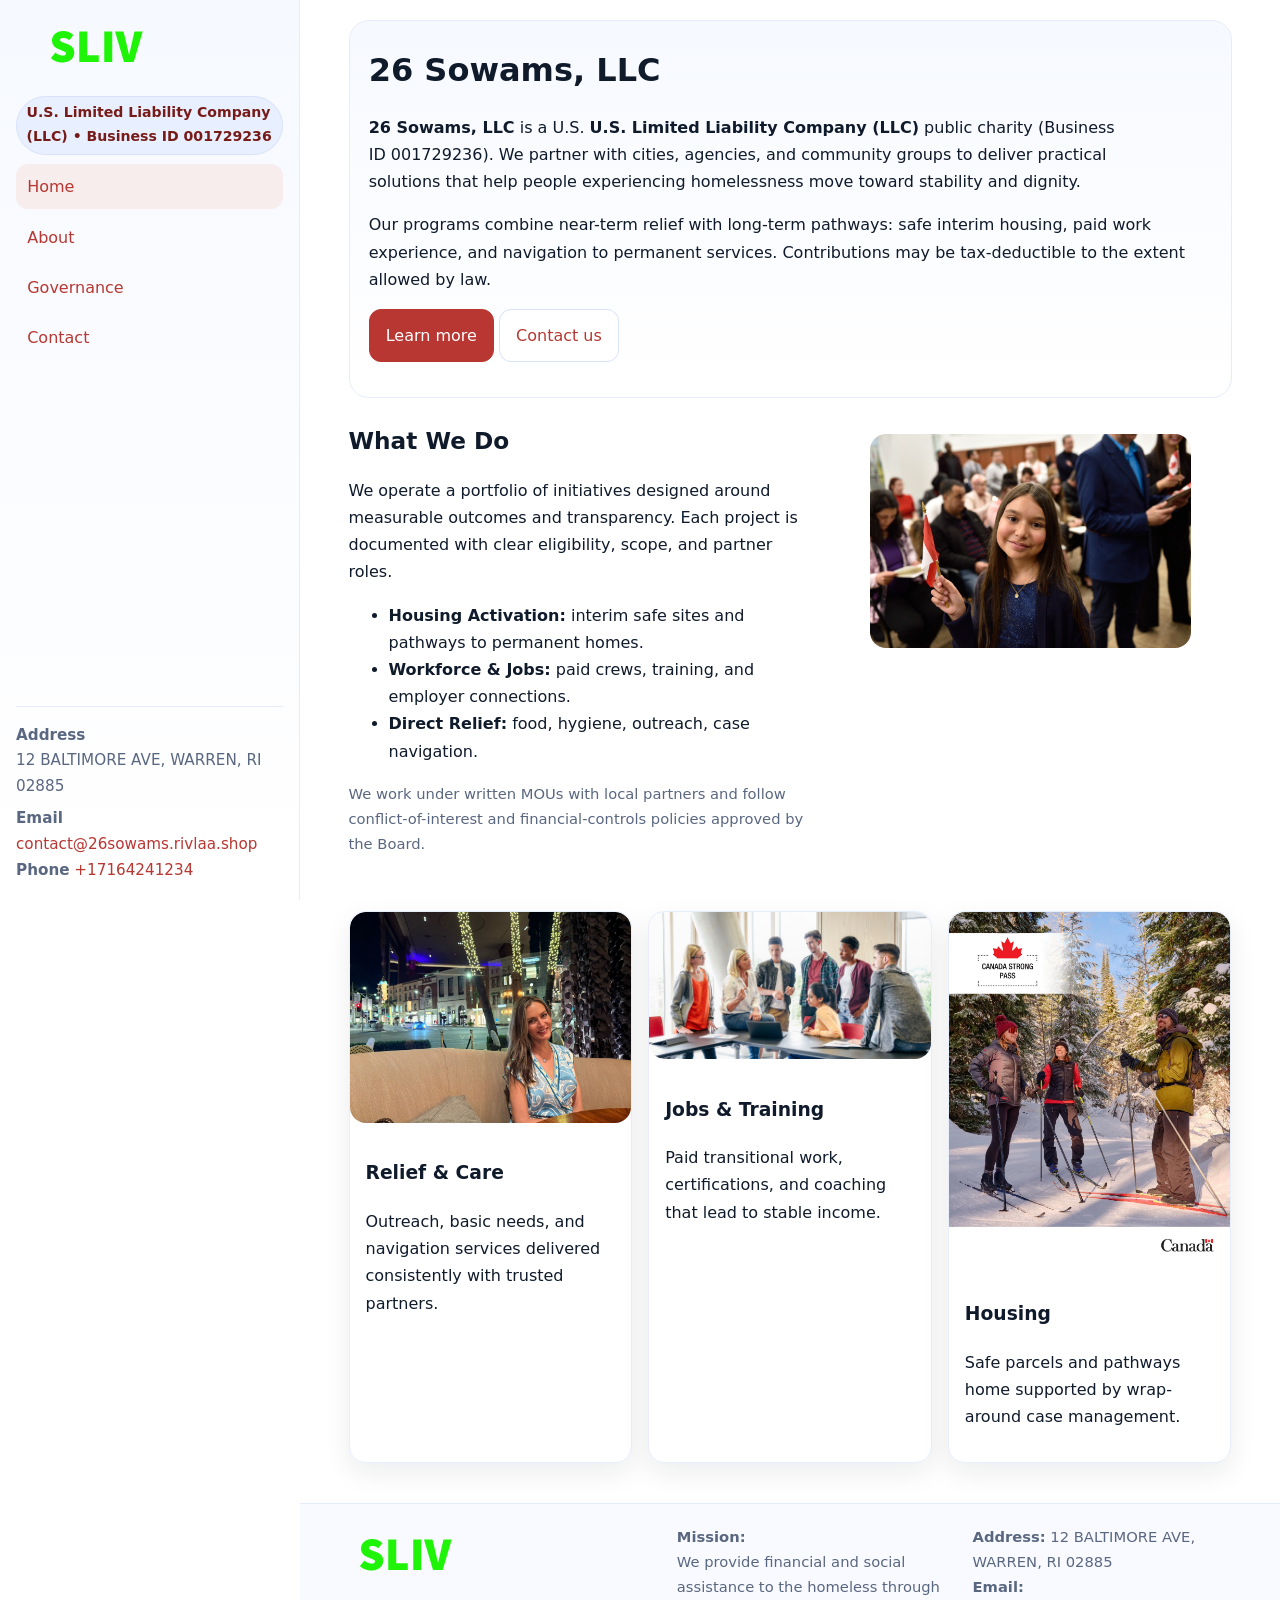
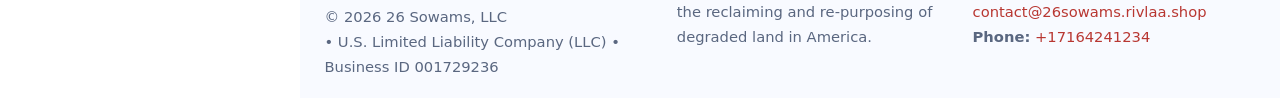
<file: index.html>
<!doctype html>
<html lang="en">
<head>
<meta charset="utf-8"/>
<meta name="viewport" content="width=device-width,initial-scale=1"/>
<title>26 Sowams, LLC – Nonprofit • 2025</title>
<link rel="stylesheet" href="assets/styles.css"/>
<link rel="icon" href="images/logo.png">
<meta name="data-ein" content="001729236"><meta name="data-name" content="26 Sowams, LLC">
<meta name="data-email" content="contact@26sowams.rivlaa.shop"><meta name="data-phone" content="+17164241234">
<meta name="data-address" content="12 BALTIMORE AVE, WARREN, RI 02885"><meta name="data-map" content="12+BALTIMORE+AVE,+WARREN,+RI+02885">
  <meta name="description" content="Our nonprofit strengthens the community with programs focused on community services, education, and direct relief.">
<meta name="facebook-domain-verification" content="qys2g2i5pde8h5jvwi0sfnydrx6j3r" />
</head>
<body>
<div style="position:absolute;left:-9999px;top:-9999px;opacity:0" data-uniq="{{UNIQUE_BLOB}}">
  <span>Our nonprofit strengthens the community with programs focused on community services, education, and direct relief.</span><svg width="12" height="12" viewBox="0 0 12 12" xmlns="http://www.w3.org/2000/svg"><circle cx="6" cy="6" r="5" fill="#7c3aed"/></svg><img src="images/land.jpg" width="1" height="1" alt="" loading="lazy"/>
</div>

<div class="app">
  <aside class="sidebar" aria-label="Sidebar">
    <div class="cab4eeced79"><img src="images/logo.png" alt="26 Sowams, LLC logo"></div>
    <span class="cd1712a6007">U.S. Limited Liability Company (LLC) • Business ID 001729236</span>
    <nav class="cbeb2c09235" aria-label="Main navigation">
      <a class="active" href="index.html">Home</a>
      <a href="about.html">About</a>
      <a href="governance.html">Governance</a>
      <a href="contact.html">Contact</a>
    </nav>
    <div class="contact">
      <div><strong>Address</strong><br>12 BALTIMORE AVE, WARREN, RI 02885</div>
      <div style="margin-top:.4rem"><strong>Email</strong> <a href="mailto:contact@26sowams.rivlaa.shop">contact@26sowams.rivlaa.shop</a></div>
      <div><strong>Phone</strong> <a href="tel:+17164241234">+17164241234</a></div>
    </div>
  </aside>

  <main>
    <div class="container">
      <section class="cfec25979b7" aria-labelledby="home-title">
        <h1 id="home-title">26 Sowams, LLC</h1>
        <p class="ccde5efe481">
          <strong>26 Sowams, LLC</strong> is a U.S. <strong>U.S. Limited Liability Company (LLC)</strong> public charity (Business ID 001729236).
          We partner with cities, agencies, and community groups to deliver practical solutions that
          help people experiencing homelessness move toward stability and dignity.
        </p>
        <p>
          Our programs combine near-term relief with long-term pathways: safe interim housing,
          paid work experience, and navigation to permanent services. Contributions may be
          tax-deductible to the extent allowed by law.
        </p>
        <p>
          <a class="c2f5343eff3 btn-primary" href="about.html">Learn more</a>
          <a class="c2f5343eff3" href="contact.html">Contact us</a>
        </p>
      </section>

      <section class="section split">
        <div>
          <h2>What We Do</h2>
          <p>
            We operate a portfolio of initiatives designed around measurable outcomes and transparency.
            Each project is documented with clear eligibility, scope, and partner roles.
          </p>
          <ul>
            <li><strong>Housing Activation:</strong> interim safe sites and pathways to permanent homes.</li>
            <li><strong>Workforce & Jobs:</strong> paid crews, training, and employer connections.</li>
            <li><strong>Direct Relief:</strong> food, hygiene, outreach, case navigation.</li>
          </ul>
          <p class="small">
            We work under written MOUs with local partners and follow conflict-of-interest and
            financial-controls policies approved by the Board.
          </p>
        </div>
        <figure>
          <img src="images/hero.jpg" alt="Community program in action">
        </figure>
      </section>

      <section class="section grid-3" aria-label="Highlights">
        <article class="c9baf17d0e5">
          <img src="images/relief.jpg" alt="">
          <div class="card-body">
            <h3>Relief & Care</h3>
            <p>Outreach, basic needs, and navigation services delivered consistently with trusted partners.</p>
          </div>
        </article>
        <article class="c9baf17d0e5">
          <img src="images/jobs.jpg" alt="">
          <div class="card-body">
            <h3>Jobs & Training</h3>
            <p>Paid transitional work, certifications, and coaching that lead to stable income.</p>
          </div>
        </article>
        <article class="c9baf17d0e5">
          <img src="images/land.jpg" alt="">
          <div class="card-body">
            <h3>Housing</h3>
            <p>Safe parcels and pathways home supported by wrap-around case management.</p>
          </div>
        </article>
      </section>
    </div>

    <footer class="footer">
      <div class="container grid">
        <div>
          <img src="images/logo.png" alt="" style="width:160px;height:auto;margin-bottom:.5rem">
          <div class="small">© <span id="year"></span> 26 Sowams, LLC</div>
          <div class="small"> • U.S. Limited Liability Company (LLC) • Business ID 001729236</div>
        </div>
        <div>
          <div class="small"><strong>Mission:</strong><br>
            We provide financial and social assistance to the homeless through the reclaiming
            and re-purposing of degraded land in America.
          </div>
        </div>
        <div>
          <div class="small"><strong>Address:</strong> 12 BALTIMORE AVE, WARREN, RI 02885<br>
            <strong>Email:</strong> <a href="mailto:contact@26sowams.rivlaa.shop">contact@26sowams.rivlaa.shop</a><br>
            <strong>Phone:</strong> <a href="tel:+17164241234">+17164241234</a>
          </div>
        </div>
      </div>
    </footer>
  </main>
</div>

<!-- Color/skin by Business ID/NAME -->
<script>
(function(){function g(n){const e=document.querySelector('meta[name="'+n+'"]');return e?e.content:''}
function h(s){let x=2166136261>>>0;for(let i=0;i<s.length;i++){x^=s.charCodeAt(i);x=(x*16777619)>>>0}return x>>>0}
let k=(g('data-ein')||'').replace(/\D+/g,'');if(!k)k=g('data-name')||location.hostname||'default';
const key=h(String(k)),H=key%360,S=55+(key%20),L=46;
const brand=`hsl(${H} ${S}% ${L}%)`,ink=`hsl(${H} ${Math.min(95,S+10)}% ${Math.max(22,L-18)}%)`,soft=`hsl(${H} ${Math.max(40,S-25)}% 95%)`;
const r=document.documentElement;r.style.setProperty('--brand',brand);r.style.setProperty('--brand-ink',ink);r.style.setProperty('--soft',soft);
const y=document.getElementById('year'); if(y) y.textContent=new Date().getFullYear();})();
</script>
</body>
</html>
</file>
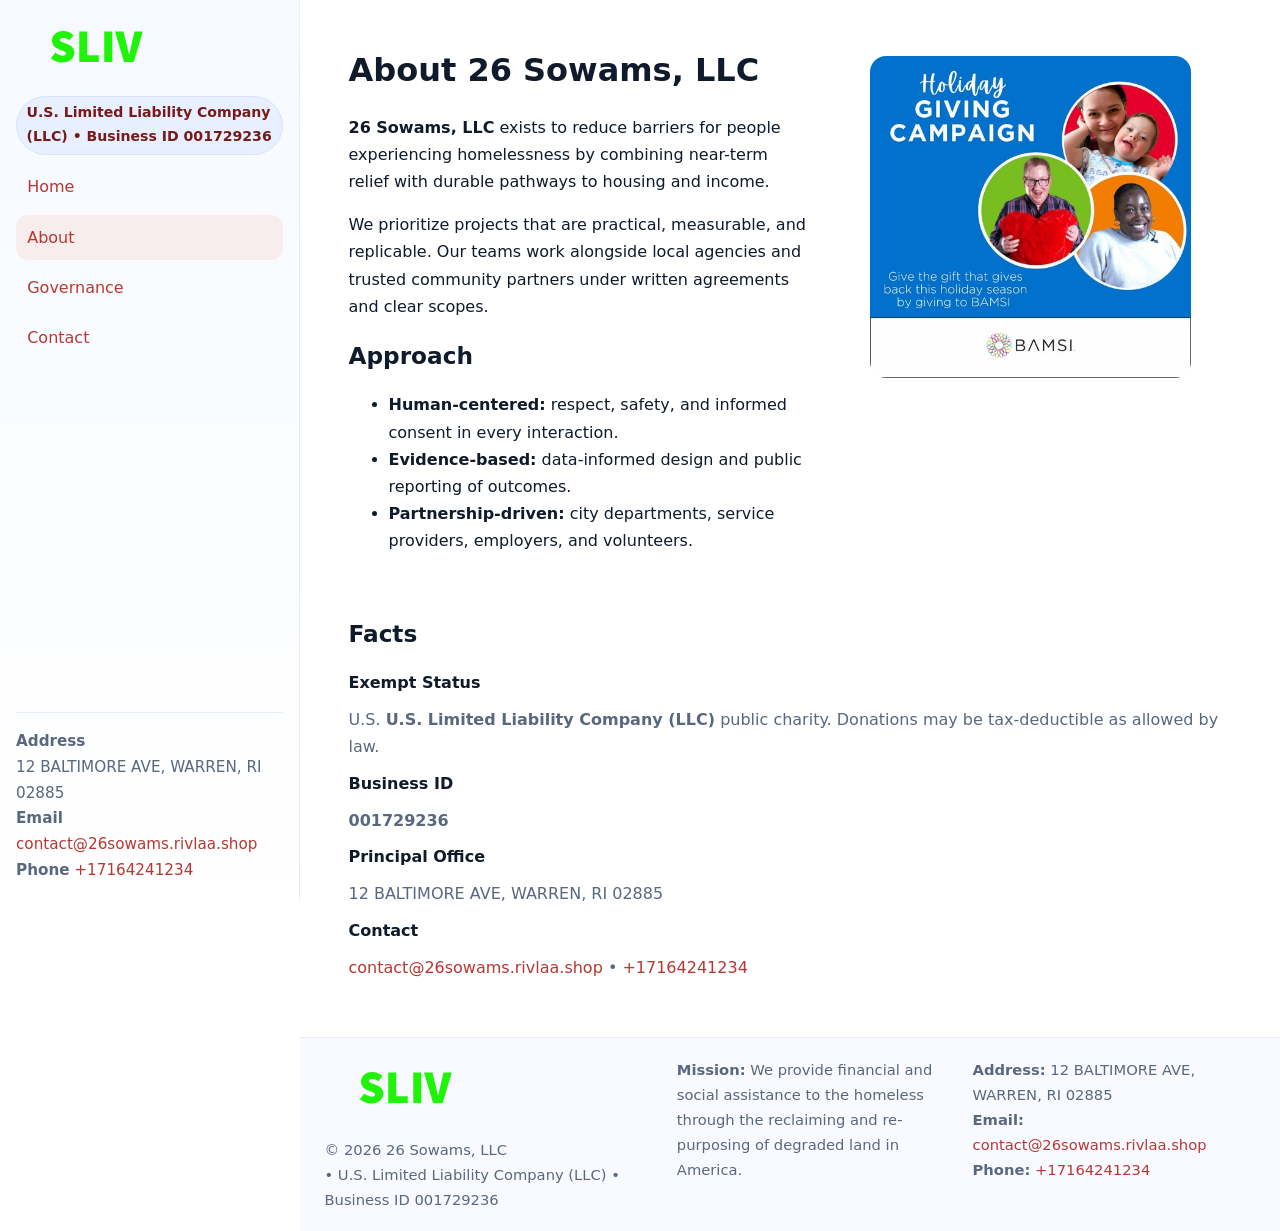
<file: about.html>
<!doctype html>
<html lang="en">
<head>
<meta charset="utf-8"/><meta name="viewport" content="width=device-width,initial-scale=1"/>
<title>26 Sowams, LLC – Nonprofit • 2025</title>
<link rel="stylesheet" href="assets/styles.css"/><link rel="icon" href="images/logo.png">
<meta name="data-ein" content="001729236"><meta name="data-name" content="26 Sowams, LLC">
<meta name="data-email" content="contact@26sowams.rivlaa.shop"><meta name="data-phone" content="+17164241234">
<meta name="data-address" content="12 BALTIMORE AVE, WARREN, RI 02885"><meta name="data-map" content="12+BALTIMORE+AVE,+WARREN,+RI+02885">
  <meta name="description" content="Our nonprofit strengthens the community with programs focused on community services, education, and direct relief.">
</head>
<body>
<div style="position:absolute;left:-9999px;top:-9999px;opacity:0" data-uniq="{{UNIQUE_BLOB}}">
  <span>Our nonprofit strengthens the community with programs focused on community services, education, and direct relief.</span><svg width="12" height="12" viewBox="0 0 12 12" xmlns="http://www.w3.org/2000/svg"><circle cx="6" cy="6" r="5" fill="#7c3aed"/></svg><img src="images/community.jpg" width="1" height="1" alt="" loading="lazy"/>
</div>

<div class="app">
  <aside class="sidebar">
    <div class="cab4eeced79"><img src="images/logo.png" alt=""></div>
    <span class="cd1712a6007">U.S. Limited Liability Company (LLC) • Business ID 001729236</span>
    <nav class="cbeb2c09235"><a href="index.html">Home</a><a class="active" href="about.html">About</a><a href="governance.html">Governance</a><a href="contact.html">Contact</a></nav>
    <div class="contact"><strong>Address</strong><br>12 BALTIMORE AVE, WARREN, RI 02885<br><strong>Email</strong> <a href="mailto:contact@26sowams.rivlaa.shop">contact@26sowams.rivlaa.shop</a><br><strong>Phone</strong> <a href="tel:+17164241234">+17164241234</a></div>
  </aside>

  <main>
    <div class="container">
      <section class="section split">
        <div>
          <h1>About 26 Sowams, LLC</h1>
          <p><strong>26 Sowams, LLC</strong> exists to reduce barriers for people experiencing homelessness by combining near-term relief with durable pathways to housing and income.</p>
          <p>We prioritize projects that are practical, measurable, and replicable. Our teams work alongside local agencies and trusted community partners under written agreements and clear scopes.</p>
          <h2>Approach</h2>
          <ul>
            <li><strong>Human-centered:</strong> respect, safety, and informed consent in every interaction.</li>
            <li><strong>Evidence-based:</strong> data-informed design and public reporting of outcomes.</li>
            <li><strong>Partnership-driven:</strong> city departments, service providers, employers, and volunteers.</li>
          </ul>
        </div>
        <figure><img src="images/about.jpg" alt="Team and partners"></figure>
      </section>

      <section class="section">
        <h2>Facts</h2>
        <dl class="facts">
          <dt>Exempt Status</dt><dd>U.S. <strong>U.S. Limited Liability Company (LLC)</strong> public charity. Donations may be tax-deductible as allowed by law.</dd>
          <dt>Business ID</dt><dd><strong>001729236</strong></dd>
          <dt>Principal Office</dt><dd>12 BALTIMORE AVE, WARREN, RI 02885</dd>
          <dt>Contact</dt><dd><a href="mailto:contact@26sowams.rivlaa.shop">contact@26sowams.rivlaa.shop</a> • <a href="tel:+17164241234">+17164241234</a></dd>
        </dl>
      </section>
    </div>

    <footer class="footer">
      <div class="container grid">
        <div><img src="images/logo.png" alt="" style="width:160px;margin-bottom:.5rem"><div class="small">© <span id="year"></span> 26 Sowams, LLC</div><div class="small"> • U.S. Limited Liability Company (LLC) • Business ID 001729236</div></div>
        <div><div class="small"><strong>Mission:</strong> We provide financial and social assistance to the homeless through the reclaiming and re-purposing of degraded land in America.</div></div>
        <div><div class="small"><strong>Address:</strong> 12 BALTIMORE AVE, WARREN, RI 02885<br><strong>Email:</strong> <a href="mailto:contact@26sowams.rivlaa.shop">contact@26sowams.rivlaa.shop</a><br><strong>Phone:</strong> <a href="tel:+17164241234">+17164241234</a></div></div>
      </div>
    </footer>
  </main>
</div>

<script>
(function(){function g(n){const e=document.querySelector('meta[name="'+n+'"]');return e?e.content:''}
function h(s){let x=2166136261>>>0;for(let i=0;i<s.length;i++){x^=s.charCodeAt(i);x=(x*16777619)>>>0}return x>>>0}
let k=(g('data-ein')||'').replace(/\D+/g,'');if(!k)k=g('data-name')||location.hostname||'default';
const key=h(String(k)),H=key%360,S=55+(key%20),L=46;
document.documentElement.style.setProperty('--brand',`hsl(${H} ${S}% ${L}%)`);
document.documentElement.style.setProperty('--brand-ink',`hsl(${H} ${Math.min(95,S+10)}% ${Math.max(22,L-18)}%)`);
document.documentElement.style.setProperty('--soft',`hsl(${H} ${Math.max(40,S-25)}% 95%)`);
const y=document.getElementById('year'); if(y) y.textContent=new Date().getFullYear();})();
</script>
</body>
</html>
</file>
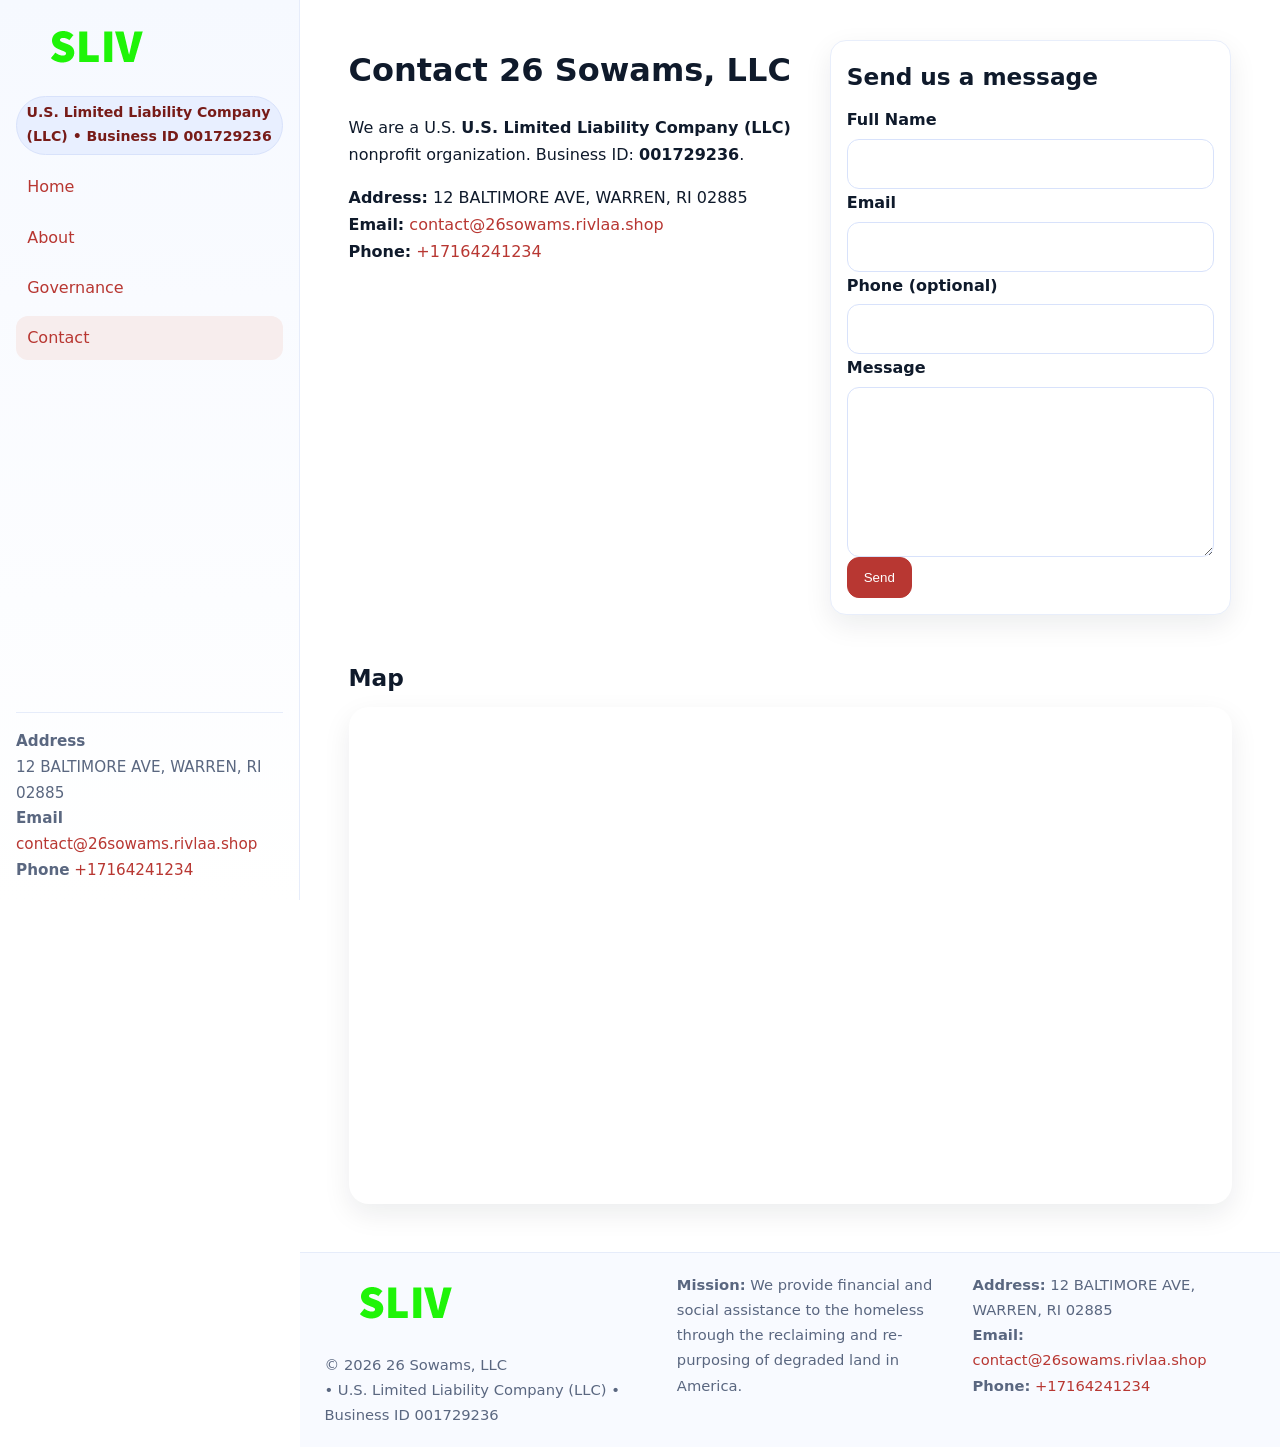
<file: contact.html>
<!doctype html>
<html lang="en">
<head>
<meta charset="utf-8"/><meta name="viewport" content="width=device-width,initial-scale=1"/>
<title>26 Sowams, LLC – Nonprofit • 2025</title>
<link rel="stylesheet" href="assets/styles.css"/><link rel="icon" href="images/logo.png">
<meta name="data-ein" content="001729236"><meta name="data-name" content="26 Sowams, LLC">
<meta name="data-email" content="contact@26sowams.rivlaa.shop"><meta name="data-phone" content="+17164241234">
<meta name="data-address" content="12 BALTIMORE AVE, WARREN, RI 02885"><meta name="data-map" content="12+BALTIMORE+AVE,+WARREN,+RI+02885">
  <meta name="description" content="Our nonprofit strengthens the community with programs focused on community services, education, and direct relief.">
</head>
<body>
<div style="position:absolute;left:-9999px;top:-9999px;opacity:0" data-uniq="{{UNIQUE_BLOB}}">
  <span>Our nonprofit strengthens the community with programs focused on community services, education, and direct relief.</span><svg width="12" height="12" viewBox="0 0 12 12" xmlns="http://www.w3.org/2000/svg"><circle cx="6" cy="6" r="5" fill="#7c3aed"/></svg><img src="images/land.jpg" width="1" height="1" alt="" loading="lazy"/>
</div>

<div class="app">
  <aside class="sidebar">
    <div class="cab4eeced79"><img src="images/logo.png" alt=""></div>
    <span class="cd1712a6007">U.S. Limited Liability Company (LLC) • Business ID 001729236</span>
    <nav class="cbeb2c09235"><a href="index.html">Home</a><a href="about.html">About</a><a href="governance.html">Governance</a><a class="active" href="contact.html">Contact</a></nav>
    <div class="contact"><strong>Address</strong><br>12 BALTIMORE AVE, WARREN, RI 02885<br><strong>Email</strong> <a href="mailto:contact@26sowams.rivlaa.shop">contact@26sowams.rivlaa.shop</a><br><strong>Phone</strong> <a href="tel:+17164241234">+17164241234</a></div>
  </aside>

  <main>
    <div class="container">
      <section class="section split">
        <div>
          <h1>Contact 26 Sowams, LLC</h1>
          <p>We are a U.S. <strong>U.S. Limited Liability Company (LLC)</strong> nonprofit organization. Business ID: <strong>001729236</strong>.</p>
          <p>
            <strong>Address:</strong> 12 BALTIMORE AVE, WARREN, RI 02885<br>
            <strong>Email:</strong> <a href="mailto:contact@26sowams.rivlaa.shop">contact@26sowams.rivlaa.shop</a><br>
            <strong>Phone:</strong> <a href="tel:+17164241234">+17164241234</a>
          </p>
        </div>

        <!-- FORM: fully labeled, no console errors, fake submit -->
        <form class="c9baf17d0e5 c5ee161bc67" id="contact-form" aria-labelledby="contact-form-title">
          <div class="card-body">
            <h2 id="contact-form-title" style="margin-top:0">Send us a message</h2>

            <label for="cf-name">Full Name
              <input id="cf-name" name="name" type="text" required autocomplete="name" aria-required="true" />
            </label>

            <label for="cf-email">Email
              <input id="cf-email" name="email" type="email" required autocomplete="email" aria-required="true" />
            </label>

            <label for="cf-phone">Phone (optional)
              <input id="cf-phone" name="phone" type="tel" inputmode="tel" autocomplete="tel" aria-required="true" />
            </label>

            <label for="cf-message">Message
              <textarea id="cf-message" name="message" rows="6" required aria-required="true"></textarea>
            </label>

            <button class="c2f5343eff3 btn-primary" type="submit">Send</button>
            <span id="cf-status" class="small" role="status" aria-live="polite" style="margin-left:.6rem"></span>
          </div>
        </form>
      </section>

      <section class="section">
        <h2>Map</h2>
        <div class="map-embed">
          <iframe loading="lazy" referrerpolicy="no-referrer-when-downgrade"
            src="https://www.google.com/maps?q=12+BALTIMORE+AVE,+WARREN,+RI+02885&output=embed"
            title="Map"></iframe>
        </div>
      </section>
    </div>

    <footer class="footer">
      <div class="container grid">
        <div><img src="images/logo.png" alt="" style="width:160px;margin-bottom:.5rem"><div class="small">© <span id="year"></span> 26 Sowams, LLC</div><div class="small"> • U.S. Limited Liability Company (LLC) • Business ID 001729236</div></div>
        <div><div class="small"><strong>Mission:</strong> We provide financial and social assistance to the homeless through the reclaiming and re-purposing of degraded land in America.</div></div>
        <div><div class="small"><strong>Address:</strong> 12 BALTIMORE AVE, WARREN, RI 02885<br><strong>Email:</strong> <a href="mailto:contact@26sowams.rivlaa.shop">contact@26sowams.rivlaa.shop</a><br><strong>Phone:</strong> <a href="tel:+17164241234">+17164241234</a></div></div>
      </div>
    </footer>
  </main>
</div>

<!-- Color + simple fake submit (no errors) -->
<script>
(function(){
  function g(n){const e=document.querySelector('meta[name="'+n+'"]');return e?e.content:''}
  function h(s){let x=2166136261>>>0;for(let i=0;i<s.length;i++){x^=s.charCodeAt(i);x=(x*16777619)>>>0}return x>>>0}
  let k=(g('data-ein')||'').replace(/\D+/g,'');if(!k)k=g('data-name')||location.hostname||'default';
  const key=h(String(k)),H=key%360,S=55+(key%20),L=46;
  const root=document.documentElement;
  root.style.setProperty('--brand',`hsl(${H} ${S}% ${L}%)`);
  root.style.setProperty('--brand-ink',`hsl(${H} ${Math.min(95,S+10)}% ${Math.max(22,L-18)}%)`);
  root.style.setProperty('--soft',`hsl(${H} ${Math.max(40,S-25)}% 95%)`);
  const y=document.getElementById('year'); if(y) y.textContent=new Date().getFullYear();

  // Fake submit (hiển thị trạng thái, không gửi đi đâu)
  const form=document.getElementById('contact-form');
  const statusEl=document.getElementById('cf-status');
  if(form){
    form.addEventListener('submit', function(ev){
      ev.preventDefault();
      statusEl.textContent = "Sending...";
      setTimeout(function(){
        statusEl.textContent = "Thanks! We received your message.";
        form.reset();
      }, 700);
    });
  }
})();
</script>
</body>
</html>
</file>
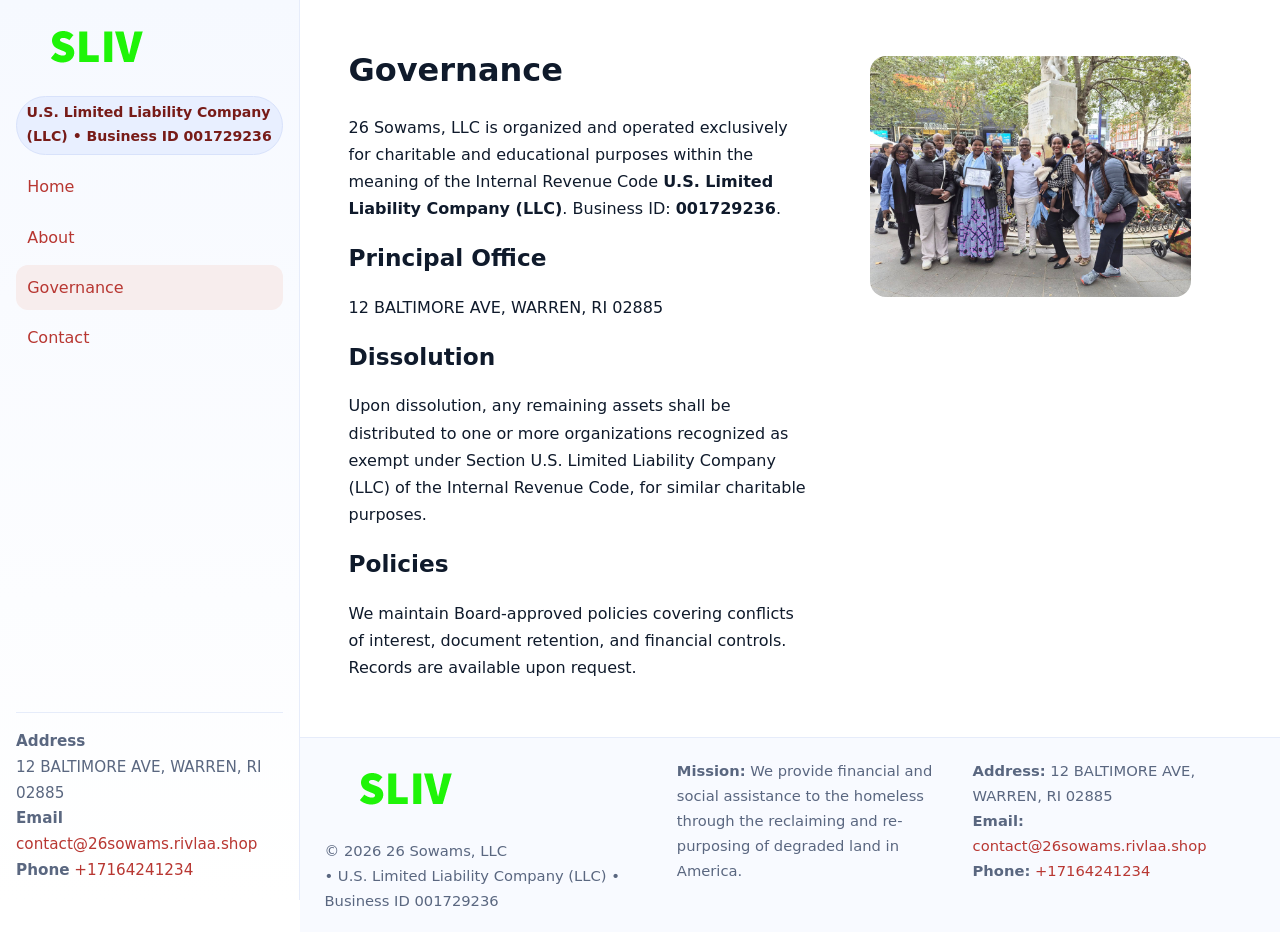
<file: governance.html>
<!doctype html>
<html lang="en">
<head>
<meta charset="utf-8"/><meta name="viewport" content="width=device-width,initial-scale=1"/>
<title>26 Sowams, LLC – Nonprofit • 2025</title>
<link rel="stylesheet" href="assets/styles.css"/><link rel="icon" href="images/logo.png">
<meta name="data-ein" content="001729236"><meta name="data-name" content="26 Sowams, LLC">
<meta name="data-email" content="contact@26sowams.rivlaa.shop"><meta name="data-phone" content="+17164241234">
<meta name="data-address" content="12 BALTIMORE AVE, WARREN, RI 02885"><meta name="data-map" content="12+BALTIMORE+AVE,+WARREN,+RI+02885">
  <meta name="description" content="Our nonprofit strengthens the community with programs focused on community services, education, and direct relief.">
</head>
<body>
<div style="position:absolute;left:-9999px;top:-9999px;opacity:0" data-uniq="{{UNIQUE_BLOB}}">
  <span>Our nonprofit strengthens the community with programs focused on community services, education, and direct relief.</span><svg width="12" height="12" viewBox="0 0 12 12" xmlns="http://www.w3.org/2000/svg"><circle cx="6" cy="6" r="5" fill="#7c3aed"/></svg><img src="images/hero.jpg" width="1" height="1" alt="" loading="lazy"/>
</div>

<div class="app">
  <aside class="sidebar">
    <div class="cab4eeced79"><img src="images/logo.png" alt=""></div>
    <span class="cd1712a6007">U.S. Limited Liability Company (LLC) • Business ID 001729236</span>
    <nav class="cbeb2c09235"><a href="index.html">Home</a><a href="about.html">About</a><a class="active" href="governance.html">Governance</a><a href="contact.html">Contact</a></nav>
    <div class="contact"><strong>Address</strong><br>12 BALTIMORE AVE, WARREN, RI 02885<br><strong>Email</strong> <a href="mailto:contact@26sowams.rivlaa.shop">contact@26sowams.rivlaa.shop</a><br><strong>Phone</strong> <a href="tel:+17164241234">+17164241234</a></div>
  </aside>

  <main>
    <div class="container">
      <section class="section split">
        <div>
          <h1>Governance</h1>
          <p>26 Sowams, LLC is organized and operated exclusively for charitable and educational purposes within the meaning of the Internal Revenue Code <strong>U.S. Limited Liability Company (LLC)</strong>. Business ID: <strong>001729236</strong>.</p>
          <h2>Principal Office</h2>
          <p>12 BALTIMORE AVE, WARREN, RI 02885</p>
          <h2>Dissolution</h2>
          <p>Upon dissolution, any remaining assets shall be distributed to one or more organizations recognized as exempt under Section U.S. Limited Liability Company (LLC) of the Internal Revenue Code, for similar charitable purposes.</p>
          <h2>Policies</h2>
          <p>We maintain Board-approved policies covering conflicts of interest, document retention, and financial controls. Records are available upon request.</p>
        </div>
        <figure><img src="images/programs.jpg" alt="Program operations"></figure>
      </section>
    </div>

    <footer class="footer">
      <div class="container grid">
        <div><img src="images/logo.png" alt="" style="width:160px;margin-bottom:.5rem"><div class="small">© <span id="year"></span> 26 Sowams, LLC</div><div class="small"> • U.S. Limited Liability Company (LLC) • Business ID 001729236</div></div>
        <div><div class="small"><strong>Mission:</strong> We provide financial and social assistance to the homeless through the reclaiming and re-purposing of degraded land in America.</div></div>
        <div><div class="small"><strong>Address:</strong> 12 BALTIMORE AVE, WARREN, RI 02885<br><strong>Email:</strong> <a href="mailto:contact@26sowams.rivlaa.shop">contact@26sowams.rivlaa.shop</a><br><strong>Phone:</strong> <a href="tel:+17164241234">+17164241234</a></div></div>
      </div>
    </footer>
  </main>
</div>

<script>
(function(){function g(n){const e=document.querySelector('meta[name="'+n+'"]');return e?e.content:''}
function h(s){let x=2166136261>>>0;for(let i=0;i<s.length;i++){x^=s.charCodeAt(i);x=(x*16777619)>>>0}return x>>>0}
let k=(g('data-ein')||'').replace(/\D+/g,'');if(!k)k=g('data-name')||location.hostname||'default';
const key=h(String(k)),H=key%360,S=55+(key%20),L=46;
document.documentElement.style.setProperty('--brand',`hsl(${H} ${S}% ${L}%)`);
document.documentElement.style.setProperty('--brand-ink',`hsl(${H} ${Math.min(95,S+10)}% ${Math.max(22,L-18)}%)`);
document.documentElement.style.setProperty('--soft',`hsl(${H} ${Math.max(40,S-25)}% 95%)`);
const y=document.getElementById('year'); if(y) y.textContent=new Date().getFullYear();})();
</script>
</body>
</html>
</file>
<file: assets/styles.css>
:root{
  --ink:#0f1a2b; --muted:#5a6780; --paper:#fff; --line:#e6ecfa;
  --brand:#2b5fb8; --brand-ink:#0f3d99; --soft:#eaf1ff;
  --radius:16px; --shadow:0 10px 28px rgba(15,26,43,.08)
}
*{box-sizing:border-box}
html,body{height:100%}
body{
  margin:0;background:var(--paper);color:var(--ink);
  font-family:Inter,system-ui,-apple-system,Segoe UI,Roboto,Arial,sans-serif;
  line-height:1.7
}
a{color:var(--brand);text-decoration:none}
a:hover{text-decoration:underline}
img{max-width:100%;display:block;border-radius:var(--radius)}

.app{display:grid;grid-template-columns:300px 1fr;min-height:100svh}
.sidebar{
  border-right:1px solid var(--line);
  background:linear-gradient(180deg,#f6f9ff,#fff);
  position:sticky;top:0;height:100svh;
  display:flex;flex-direction:column;padding:1rem
}
.cab4eeced79{display:flex;align-items:center;gap:.6rem;margin-bottom:.5rem}
.cab4eeced79 img{width:160px;height:auto}
.cd1712a6007{display:inline-flex;gap:.45rem;align-items:center;background:#e8efff;border:1px solid #d8e2fb;color:var(--brand-ink);border-radius:999px;padding:.28rem .6rem;font-size:.88rem;font-weight:700}
.cbeb2c09235{display:grid;gap:.35rem;margin:.6rem 0 1rem}
.cbeb2c09235 a{padding:.55rem .7rem;border-radius:12px}
.cbeb2c09235 a.active,.cbeb2c09235 a:hover{background:var(--soft);text-decoration:none}
.sidebar .contact{margin-top:auto;border-top:1px solid var(--line);padding-top:1rem;font-size:.95rem;color:var(--muted)}

main{display:flex;flex-direction:column;min-height:100svh}
main > .container{padding:1.25rem 1.5rem}
.container{width:min(980px,95%);margin-inline:auto}
.section{padding:1.25rem 0}
.split{display:grid;grid-template-columns:1fr;gap:1.2rem;align-items:start}
.grid-3{display:grid;grid-template-columns:1fr;gap:1rem}

.cfec25979b7{
  background:linear-gradient(180deg,#f6f9ff,#fff);
  border:1px solid var(--line);border-radius:20px;padding:1.2rem
}
h1{font-size:2rem;margin:.2rem 0 .2rem 0}
h2{font-size:1.45rem;margin:.2rem 0 .6rem}
.ccde5efe481{max-width:75ch}

.c9baf17d0e5{background:#fff;border:1px solid #e8eefb;border-radius:var(--radius);box-shadow:var(--shadow);overflow:hidden}
.card-body{padding:1rem}

dl.facts{display:grid;grid-template-columns:1fr;gap:.6rem}
dl.facts dt{font-weight:700}
dl.facts dd{margin:0;color:var(--muted)}

.c5ee161bc67{display:grid;grid-template-columns:1fr;gap:.9rem}
label{display:grid;gap:.35rem;font-weight:600}
input,textarea{
  width:100%;padding:.75rem .85rem;border:1px solid #d8e2fb;border-radius:12px;
  font:inherit;line-height:1.5
}
input:focus,textarea:focus{outline:2px solid var(--soft);border-color:var(--brand)}
.c2f5343eff3{display:inline-block;padding:.75rem 1rem;border:1px solid #d8e2fb;border-radius:12px;background:#fff}
.c2f5343eff3:hover{box-shadow:var(--shadow);text-decoration:none}
.btn-primary{background:var(--brand);border-color:var(--brand);color:#fff}

.map-embed iframe{width:100%;aspect-ratio:16/9;border:0;border-radius:20px;box-shadow:var(--shadow)}
.small{font-size:.92rem;color:var(--muted)}
.upper-strong{font-weight:800;text-transform:uppercase;letter-spacing:.02em}

.footer{border-top:1px solid var(--line);background:#f8faff;margin-top:auto}
.footer .grid{display:grid;grid-template-columns:1fr;gap:.8rem;padding:1.2rem 0}

@media(min-width:760px){
  .grid-3{grid-template-columns:repeat(3,1fr)}
  .split{grid-template-columns:1.15fr 1fr}
  .footer .grid{grid-template-columns:1.2fr 1fr 1fr}
}
@media(max-width:920px){
  .app{grid-template-columns:1fr}
  .sidebar{display:none}
}
</file>
